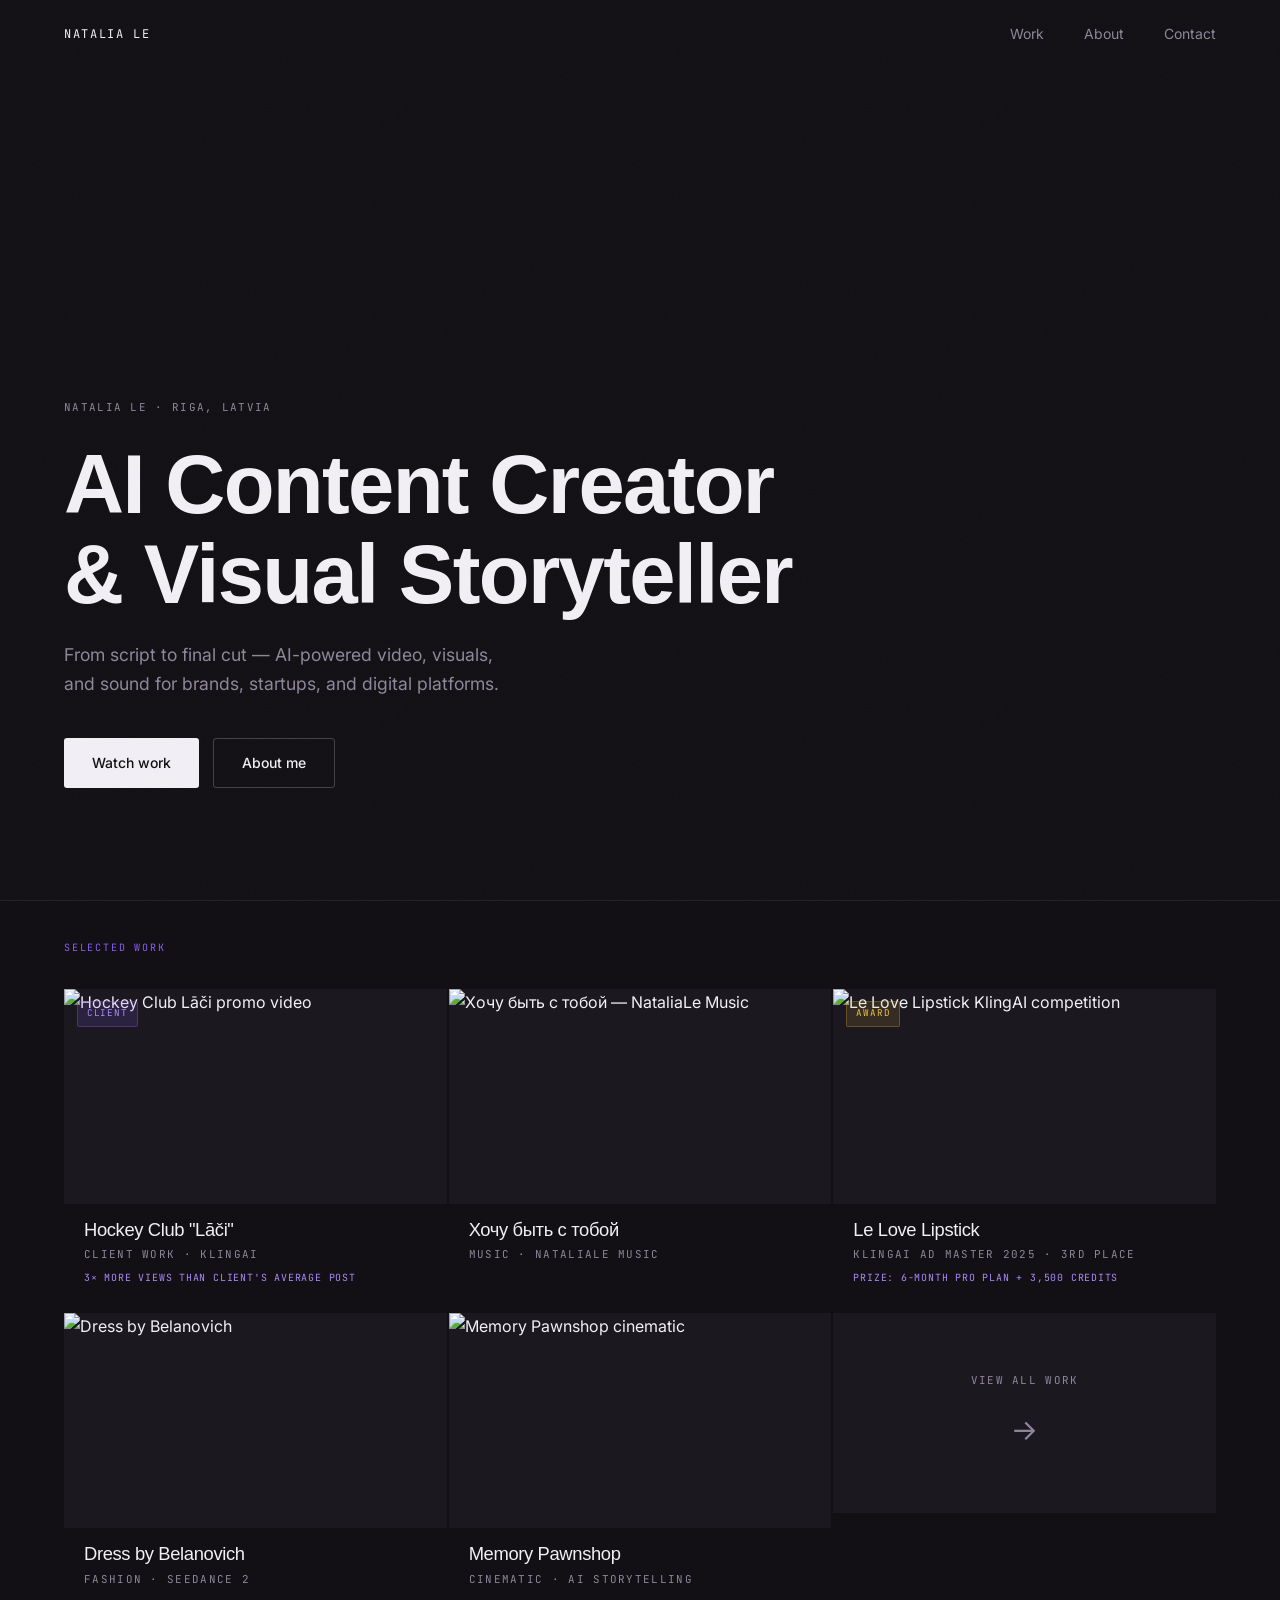
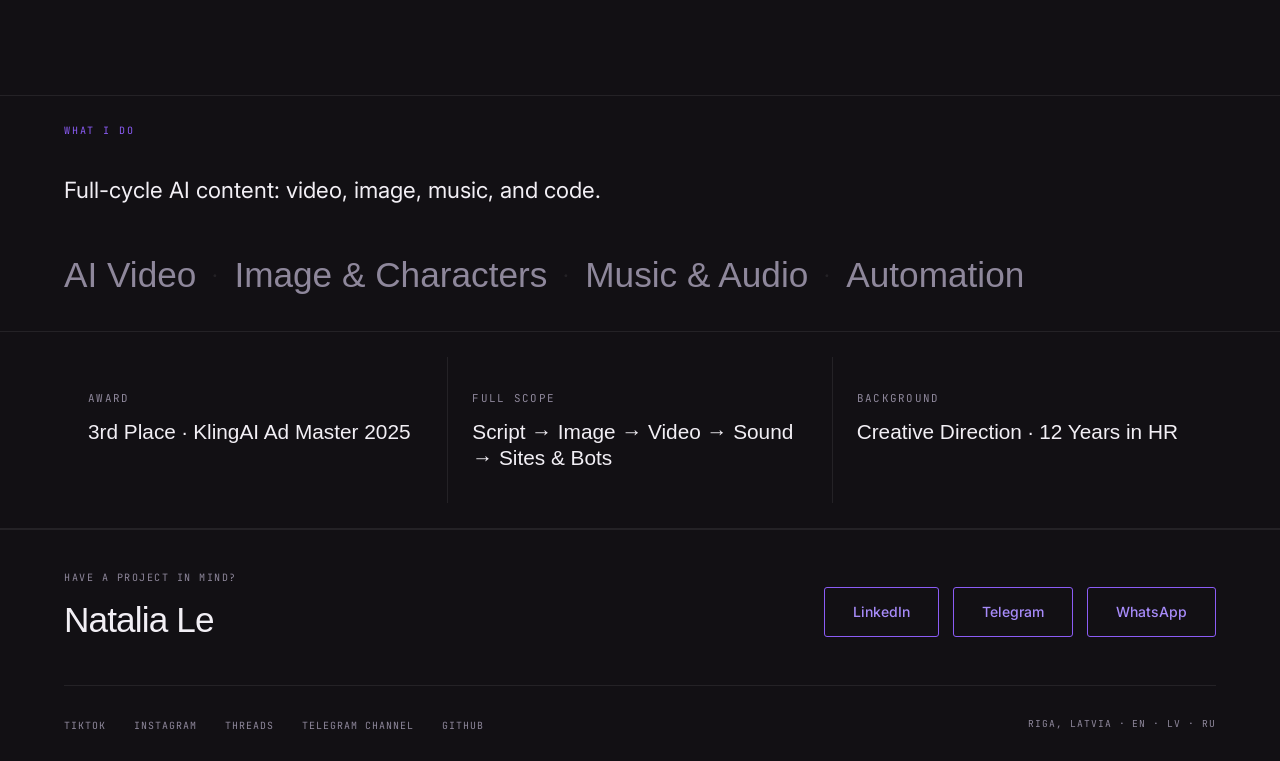
<file: index.html>
<!DOCTYPE html>
<html lang="en">
<head>
  <meta charset="UTF-8">
  <meta name="viewport" content="width=device-width, initial-scale=1.0">
  <title>Natalia Le — AI Content Creator &amp; Visual Storyteller</title>
  <meta name="description" content="AI Content Creator &amp; Visual Storyteller based in Riga. Script to final cut — AI video, generative visuals, music, and automation.">

  <!-- Open Graph — controls how this link looks in Telegram, LinkedIn, etc. -->
  <meta property="og:title"       content="Natalia Le — AI Content Creator &amp; Visual Storyteller">
  <meta property="og:description" content="From script to final cut — AI-powered visual content for brands, startups, and digital platforms.">
  <meta property="og:image"       content="https://img.youtube.com/vi/ENBD63SFH-w/maxresdefault.jpg">
  <meta property="og:url"         content="https://portfolio-v2-nataliale.vercel.app/">
  <meta property="og:type"        content="website">
  <meta name="twitter:card"       content="summary_large_image">

  <!-- Favicon: NL monogram in accent purple -->
  <link rel="icon" href="data:image/svg+xml,<svg xmlns='http://www.w3.org/2000/svg' viewBox='0 0 32 32'><rect width='32' height='32' fill='%23121014'/><text x='16' y='22' font-family='monospace' font-size='13' font-weight='bold' fill='%238B5CF6' text-anchor='middle'>NL</text></svg>">

  <link rel="stylesheet" href="styles.css">

  <style>
    /* ── Hero ─────────────────────────────────────────── */
    .hero {
      position: relative;
      height: 100vh;
      min-height: 580px;
      display: flex;
      align-items: flex-end;
      padding: 0 var(--pad-x) clamp(4rem, 9vw, 7rem);
      overflow: hidden;
    }

    .hero-video {
      position: absolute;
      inset: 0;
      width: 100%; height: 100%;
      object-fit: cover;
      z-index: 0;
    }

    .hero-overlay {
      position: absolute;
      inset: 0;
      background: linear-gradient(
        170deg,
        rgba(18,16,20,0.2)  0%,
        rgba(18,16,20,0.55) 50%,
        rgba(18,16,20,0.96) 100%
      );
      z-index: 1;
    }

    .hero-content {
      position: relative;
      z-index: 2;
      max-width: 860px;
    }

    .hero-eyebrow { display: block; margin-bottom: 1.5rem; }

    .hero-title { color: var(--text); margin-bottom: 1.25rem; }

    .hero-sub {
      font-size: clamp(0.95rem, 1.4vw, 1.1rem);
      color: var(--text-dim);
      max-width: 520px;
      margin-bottom: 2.5rem;
      line-height: 1.65;
    }

    .hero-ctas { display: flex; flex-wrap: wrap; gap: 0.875rem; }

    /* ── Selected work grid ───────────────────────────── */
    .sel-grid {
      display: grid;
      grid-template-columns: repeat(3, 1fr);
      gap: 2px;
      background: var(--bg);
      margin-top: 2rem;
      align-items: start;
    }

    /* "View all" cell */
    .sel-all {
      background: var(--bg-raised);
      display: flex;
      flex-direction: column;
      align-items: center;
      justify-content: center;
      gap: 1rem;
      padding: 2rem;
      min-height: 200px;
      text-decoration: none;
      transition: background 0.25s;
    }
    .sel-all:hover { background: rgba(139,92,246,0.07); }
    .sel-all .mono { transition: color 0.2s; }
    .sel-all:hover .mono { color: var(--accent); }
    .sel-arrow {
      font-size: 1.8rem;
      color: var(--text-dim);
      transition: transform 0.3s ease, color 0.2s;
    }
    .sel-all:hover .sel-arrow { transform: translateX(8px); color: var(--accent); }

    .card-body { padding: 1rem 1.25rem 1.5rem; }
    .card-title { margin-bottom: 0.35rem; }
    .card-meta  { display: block; margin-bottom: 0.4rem; }
    .card-result {
      font-family: var(--f-mono);
      font-size: 0.62rem;
      letter-spacing: 0.08em;
      text-transform: uppercase;
      color: var(--accent-lt);
    }

    /* Override card aspect ratio for selected work — 3:4 suits vertical content */
    /* Selected work — standard 16:9 matches YouTube thumbnail format */
    .sel-grid .card-media { aspect-ratio: 16 / 9; }

    /* ── Services ─────────────────────────────────────── */
    .services-lead {
      font-size: clamp(1.1rem, 1.8vw, 1.4rem);
      color: var(--text);
      max-width: 600px;
      margin-bottom: 2.25rem;
    }

    .services-row {
      display: flex;
      flex-wrap: wrap;
      align-items: center;
    }
    .svc {
      font-family: var(--f-display);
      font-size: clamp(1.4rem, 2.8vw, 2.2rem);
      font-weight: 500;
      color: var(--text-dim);
      transition: color 0.2s;
    }
    .svc:hover { color: var(--text); }
    .svc-sep { padding: 0 1rem; color: var(--divider); font-size: 1.4rem; line-height: 1; }

    /* ── Trust strip ──────────────────────────────────── */
    .trust-grid {
      display: grid;
      grid-template-columns: repeat(3, 1fr);
      gap: 1px;
      background: var(--divider);
    }
    .trust-item {
      background: var(--bg);
      padding: 2rem 1.5rem;
      display: flex;
      flex-direction: column;
      gap: 0.7rem;
    }
    .trust-val {
      font-family: var(--f-display);
      font-size: clamp(1rem, 1.8vw, 1.3rem);
      font-weight: 500;
      color: var(--text);
      line-height: 1.25;
    }

    /* ── Responsive ───────────────────────────────────── */
    @media (max-width: 900px) {
      .sel-grid { grid-template-columns: repeat(2, 1fr); }
    }
    @media (max-width: 640px) {
      .sel-grid   { grid-template-columns: 1fr; }
      .trust-grid { grid-template-columns: 1fr; }
      .services-row { flex-direction: column; align-items: flex-start; gap: 0.5rem; }
      .svc-sep    { display: none; }
      .hero-ctas .btn { flex: 1; justify-content: center; }
    }
  </style>
</head>
<body>

<!-- ═══ Navigation ═══════════════════════════════════════════ -->
<nav class="nav" id="main-nav">
  <a href="index.html" class="nav-logo">Natalia Le</a>
  <ul class="nav-links">
    <li><a href="work.html">Work</a></li>
    <li><a href="about.html">About</a></li>
    <li><a href="#contact">Contact</a></li>
  </ul>
</nav>

<!-- ═══ Hero ════════════════════════════════════════════════ -->
<section class="hero" aria-label="Introduction">

  <!--
    ┌─ SHOWREEL VIDEO ─────────────────────────────────────────┐
    │ 1. Export showreel as:  media/showreel.mp4               │
    │    Settings: h.264 · 1280px wide · no audio · ~4–6 MB   │
    │ 2. Create a /media folder in this repo                   │
    │ 3. Uncomment the <source> line below                     │
    │ Until then, the poster image (YouTube thumbnail) shows.  │
    └──────────────────────────────────────────────────────────┘
  -->
  <video class="hero-video" autoplay muted loop playsinline
    poster="https://img.youtube.com/vi/ENBD63SFH-w/maxresdefault.jpg">
    <source src="showreel.mp4" type="video/mp4">
  </video>

  <div class="hero-overlay" aria-hidden="true"></div>

  <div class="hero-content">
    <span class="mono hero-eyebrow">Natalia Le · Riga, Latvia</span>
    <h1 class="hero-title">AI Content Creator<br>&amp; Visual Storyteller</h1>
    <p class="hero-sub">From script to final cut — AI-powered video, visuals,<br>
    and sound for brands, startups, and digital platforms.</p>
    <div class="hero-ctas">
      <a href="work.html" class="btn btn-primary">Watch work</a>
      <a href="about.html" class="btn btn-ghost">About me</a>
    </div>
  </div>

</section>

<hr class="rule">

<!-- ═══ Selected Work ════════════════════════════════════════ -->
<div style="max-width: var(--max-w); margin: 0 auto; padding: var(--pad-y) var(--pad-x) clamp(3rem,6vw,5rem);">

  <span class="section-tag reveal">Selected work</span>

  <div class="sel-grid">

    <article class="card reveal" style="--d:.05s" data-id="kq-E46J77x4" data-format="horizontal">
      <div class="card-media">
        <img src="https://img.youtube.com/vi/kq-E46J77x4/maxresdefault.jpg"
             onerror="this.src='https://img.youtube.com/vi/kq-E46J77x4/hqdefault.jpg'"
             alt="Hockey Club Lāči promo video" loading="lazy">
        <div class="card-play">▶</div>
        <span class="badge badge-client">Client</span>
      </div>
      <div class="card-body">
        <h3 class="card-title">Hockey Club "Lāči"</h3>
        <span class="mono card-meta">Client Work · KlingAI</span>
        <p class="card-result">3× more views than client's average post</p>
      </div>
    </article>

    <article class="card reveal" style="--d:.12s" data-id="vrqbmV4XyPY">
      <div class="card-media">
        <img src="https://img.youtube.com/vi/vrqbmV4XyPY/maxresdefault.jpg"
             onerror="this.src='https://img.youtube.com/vi/vrqbmV4XyPY/hqdefault.jpg'"
             alt="Хочу быть с тобой — NataliaLe Music" loading="lazy">
        <div class="card-play">▶</div>
      </div>
      <div class="card-body">
        <h3 class="card-title">Хочу быть с тобой</h3>
        <span class="mono card-meta">Music · NataliaLe Music</span>
      </div>
    </article>

    <article class="card reveal" style="--d:.19s" data-id="qfWMkP8nfNg">
      <div class="card-media">
        <img src="https://img.youtube.com/vi/qfWMkP8nfNg/maxresdefault.jpg"
             onerror="this.src='https://img.youtube.com/vi/qfWMkP8nfNg/hqdefault.jpg'"
             alt="Le Love Lipstick KlingAI competition" loading="lazy">
        <div class="card-play">▶</div>
        <span class="badge badge-award">Award</span>
      </div>
      <div class="card-body">
        <h3 class="card-title">Le Love Lipstick</h3>
        <span class="mono card-meta">KlingAI Ad Master 2025 · 3rd Place</span>
        <p class="card-result">Prize: 6-month Pro Plan + 3,500 credits</p>
      </div>
    </article>

    <article class="card reveal" style="--d:.05s" data-id="MYfHnQLssSg">
      <div class="card-media">
        <img src="https://img.youtube.com/vi/MYfHnQLssSg/maxresdefault.jpg"
             onerror="this.src='https://img.youtube.com/vi/MYfHnQLssSg/hqdefault.jpg'"
             alt="Dress by Belanovich" loading="lazy">
        <div class="card-play">▶</div>
      </div>
      <div class="card-body">
        <h3 class="card-title">Dress by Belanovich</h3>
        <span class="mono card-meta">Fashion · Seedance 2</span>
      </div>
    </article>

    <article class="card reveal" style="--d:.12s" data-id="3wQ5gtOOWI8">
      <div class="card-media">
        <img src="https://img.youtube.com/vi/3wQ5gtOOWI8/maxresdefault.jpg"
             onerror="this.src='https://img.youtube.com/vi/3wQ5gtOOWI8/hqdefault.jpg'"
             alt="Memory Pawnshop cinematic" loading="lazy">
        <div class="card-play">▶</div>
      </div>
      <div class="card-body">
        <h3 class="card-title">Memory Pawnshop</h3>
        <span class="mono card-meta">Cinematic · AI Storytelling</span>
      </div>
    </article>

    <a href="work.html" class="sel-all reveal" style="--d:.19s" aria-label="View all work">
      <span class="mono">View all work</span>
      <span class="sel-arrow">→</span>
    </a>

  </div>
</div>

<hr class="rule">

<!-- ═══ Services ════════════════════════════════════════════ -->
<div class="section section-sm">
  <span class="section-tag reveal">What I do</span>
  <p class="services-lead reveal">Full-cycle AI content: video, image, music, and code.</p>
  <div class="services-row reveal" style="--d:.1s">
    <span class="svc">AI Video</span>
    <span class="svc-sep">·</span>
    <span class="svc">Image &amp; Characters</span>
    <span class="svc-sep">·</span>
    <span class="svc">Music &amp; Audio</span>
    <span class="svc-sep">·</span>
    <span class="svc">Automation</span>
  </div>
</div>

<hr class="rule">

<!-- ═══ Trust Strip ══════════════════════════════════════════ -->
<div class="section section-sm">
  <div class="trust-grid reveal">
    <div class="trust-item">
      <span class="mono">Award</span>
      <span class="trust-val">3rd Place · KlingAI Ad Master 2025</span>
    </div>
    <div class="trust-item">
      <span class="mono">Full Scope</span>
      <span class="trust-val">Script → Image → Video → Sound → Sites &amp; Bots</span>
    </div>
    <div class="trust-item">
      <span class="mono">Background</span>
      <span class="trust-val">Creative Direction · 12 Years in HR</span>
    </div>
  </div>
</div>

<hr class="rule">

<!-- ═══ Footer / Contact ══════════════════════════════════════ -->
<footer class="footer" id="contact">
  <div class="footer-top">
    <div>
      <span class="footer-tag">Have a project in mind?</span>
      <p class="footer-name">Natalia Le</p>
    </div>
    <div class="footer-btns">
      <a href="https://www.linkedin.com/in/natalja-levaskovica" class="btn btn-accent" target="_blank" rel="noopener">LinkedIn</a>
      <a href="https://t.me/NataliLe" class="btn btn-accent" target="_blank" rel="noopener">Telegram</a>
      <a href="https://wa.me/37126106616" class="btn btn-accent" target="_blank" rel="noopener">WhatsApp</a>
    </div>
  </div>
  <div class="footer-bottom">
    <ul class="footer-links">
      <li><a href="https://www.tiktok.com/@nataliale.ai.art" target="_blank" rel="noopener">TikTok</a></li>
      <li><a href="https://www.instagram.com/nataliale_aiart" target="_blank" rel="noopener">Instagram</a></li>
      <li><a href="https://www.threads.com/@nataliale_notes" target="_blank" rel="noopener">Threads</a></li>
      <li><a href="https://t.me/AI_Test_Tube" target="_blank" rel="noopener">Telegram Channel</a></li>
      <li><a href="https://github.com/natalialeaiart" target="_blank" rel="noopener">GitHub</a></li>
    </ul>
    <span class="footer-locale">Riga, Latvia · EN · LV · RU</span>
  </div>
</footer>

<!-- ═══ Modal (video player) ═════════════════════════════════ -->
<div class="modal" id="modal" role="dialog" aria-modal="true" aria-label="Video">
  <div class="modal-box">
    <button class="modal-close" id="modal-close">✕ Close</button>
    <div class="modal-frame">
      <iframe id="modal-iframe" src="" allowfullscreen title="Video player"></iframe>
    </div>
  </div>
</div>

<script>
  // Nav: add glass bg when page is scrolled
  const nav = document.getElementById('main-nav');
  window.addEventListener('scroll', () => {
    nav.classList.toggle('scrolled', window.scrollY > 40);
  }, { passive: true });

  // Modal
  const modal      = document.getElementById('modal');
  const iframe     = document.getElementById('modal-iframe');
  const closeBtn   = document.getElementById('modal-close');

  function openModal(id) {
    iframe.src = `https://www.youtube.com/embed/${id}?autoplay=1&rel=0&modestbranding=1`;
    modal.classList.add('open');
    document.body.style.overflow = 'hidden';
  }
  function closeModal() {
    modal.classList.remove('open');
    iframe.src = '';
    document.body.style.overflow = '';
  }

  document.querySelectorAll('.card[data-id]').forEach(c =>
    c.addEventListener('click', () => openModal(c.dataset.id))
  );
  closeBtn.addEventListener('click', closeModal);
  modal.addEventListener('click', e => { if (e.target === modal) closeModal(); });
  document.addEventListener('keydown', e => { if (e.key === 'Escape') closeModal(); });

  // Scroll reveal
  const io = new IntersectionObserver(entries => {
    entries.forEach(e => {
      if (e.isIntersecting) { e.target.classList.add('visible'); io.unobserve(e.target); }
    });
  }, { threshold: 0.08 });
  document.querySelectorAll('.reveal').forEach(el => io.observe(el));
</script>
</body>
</html>
</file>
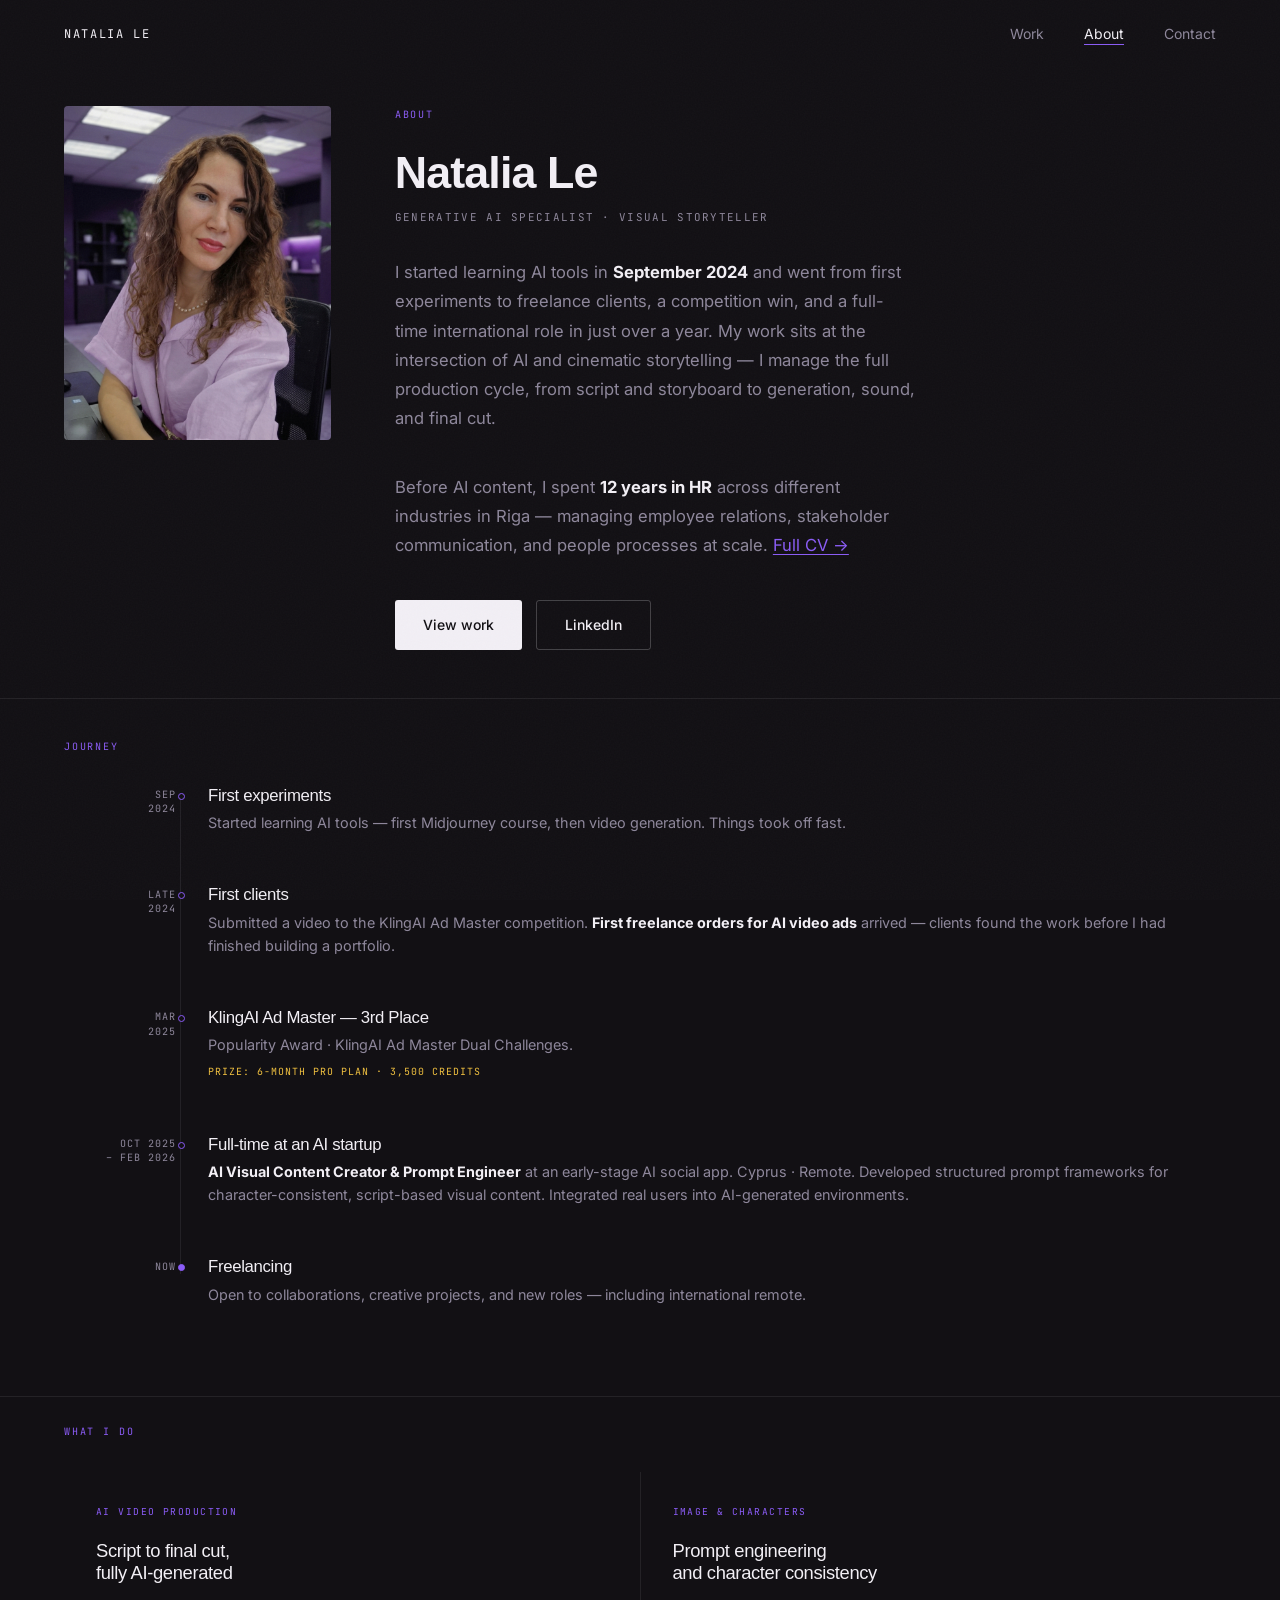
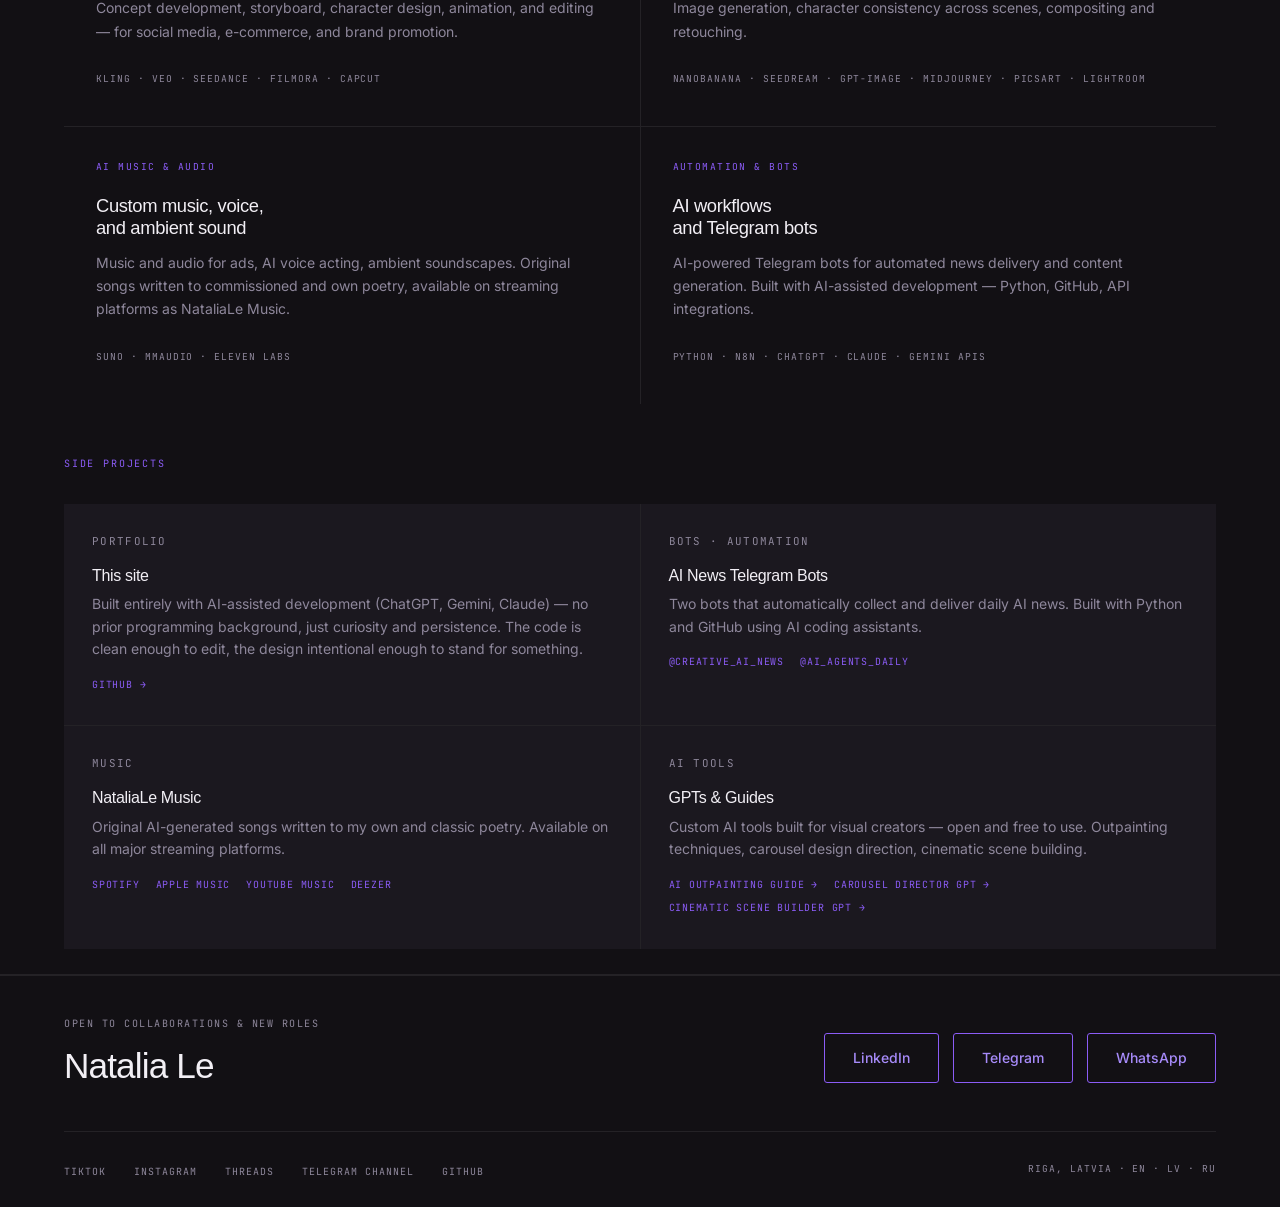
<file: about.html>
<!DOCTYPE html>
<html lang="en">
<head>
  <meta charset="UTF-8">
  <meta name="viewport" content="width=device-width, initial-scale=1.0">
  <title>About — Natalia Le · AI Content Creator</title>
  <meta name="description" content="About Natalia Le — Generative AI Specialist &amp; Visual Storyteller based in Riga. From HR to full-time AI creator in one year.">

  <meta property="og:title"       content="About — Natalia Le · AI Content Creator">
  <meta property="og:description" content="Generative AI Specialist and Visual Storyteller. From self-taught experiments to international full-time role in 14 months.">
  <meta property="og:image"       content="https://img.youtube.com/vi/qfWMkP8nfNg/maxresdefault.jpg">
  <meta property="og:url"         content="https://portfolio-v2-nataliale.vercel.app/about.html">
  <meta property="og:type"        content="website">
  <meta name="twitter:card"       content="summary_large_image">

  <link rel="icon" href="data:image/svg+xml,<svg xmlns='http://www.w3.org/2000/svg' viewBox='0 0 32 32'><rect width='32' height='32' fill='%23121014'/><text x='16' y='22' font-family='monospace' font-size='13' font-weight='bold' fill='%238B5CF6' text-anchor='middle'>NL</text></svg>">
  <link rel="stylesheet" href="styles.css">

  <style>
    /* ── About hero ───────────────────────────────────── */
    .about-hero {
      padding-top: calc(var(--nav-h) + clamp(1.5rem, 3vw, 2.5rem));
      padding-bottom: clamp(2rem, 4vw, 3rem);
      display: grid;
      grid-template-columns: 0.65fr 2fr;
      gap: clamp(2.5rem, 5vw, 5rem);
      align-items: start;
      max-width: var(--max-w);
      margin: 0 auto;
      padding-left: var(--pad-x);
      padding-right: var(--pad-x);
    }

    .about-portrait {
      aspect-ratio: 4 / 5;
      overflow: hidden;
      border-radius: 4px;
      background: var(--bg-raised);
      /* When you have a custom photo, replace Pic.jpg with it */
    }
    .about-portrait img {
      width: 100%; height: 100%;
      object-fit: cover;
      object-position: center top;
      display: block;
    }

    .about-intro-tag { display: block; margin-bottom: 1.5rem; }
    .about-intro-role {
      font-family: var(--f-mono);
      font-size: 0.68rem;
      letter-spacing: 0.12em;
      text-transform: uppercase;
      color: var(--text-dim);
      margin-bottom: 2rem;
      display: block;
    }
    /* Smaller h1 on About — name doesn't need to dominate */
    .about-hero h1 {
      font-size: clamp(1.6rem, 3.5vw, 2.8rem);
      margin-bottom: 0.75rem;
    }
    .about-bio {
      font-size: clamp(0.95rem, 1.3vw, 1.05rem);
      color: var(--text-dim);
      line-height: 1.75;
      max-width: 52ch;
      margin-bottom: 2.5rem;
    }
    .about-bio strong { color: var(--text); }

    /* ── Journey timeline ─────────────────────────────── */
    .timeline-wrap {
      position: relative;
      padding-left: 9rem;
    }
    .timeline-wrap::before {
      content: '';
      position: absolute;
      left: 7.25rem;
      top: 0.5rem;
      bottom: 2rem;
      width: 1px;
      background: var(--divider);
    }

    .tl-item {
      position: relative;
      margin-bottom: 3.25rem;
    }

    /* dot on the timeline */
    .tl-item::before {
      content: '';
      position: absolute;
      left: -1.85rem;
      top: 0.38rem;
      width: 7px; height: 7px;
      border-radius: 50%;
      background: var(--bg);
      border: 1.5px solid var(--accent);
    }

    /* last item: filled dot = "now" */
    .tl-item.is-now::before {
      background: var(--accent);
    }

    .tl-date {
      position: absolute;
      left: -9rem;
      top: 0.1rem;
      width: 7rem;
      text-align: right;
      font-family: var(--f-mono);
      font-size: 0.63rem;
      letter-spacing: 0.1em;
      text-transform: uppercase;
      color: var(--text-dim);
      line-height: 1.4;
    }

    .tl-title {
      font-size: 1.05rem;
      font-weight: 500;
      margin-bottom: 0.4rem;
    }
    .tl-desc {
      font-size: 0.9rem;
      color: var(--text-dim);
      line-height: 1.6;
    }
    .tl-desc strong { color: var(--text); }
    .tl-prize {
      display: inline-block;
      margin-top: 0.5rem;
      font-family: var(--f-mono);
      font-size: 0.62rem;
      letter-spacing: 0.1em;
      text-transform: uppercase;
      color: var(--gold);
    }

    /* ── What I Do grid ───────────────────────────────── */
    .services-grid {
      display: grid;
      grid-template-columns: repeat(2, 1fr);
      gap: 1px;
      background: var(--divider);
      margin-top: 2rem;
    }
    .svc-card {
      background: var(--bg);
      padding: 2rem 2rem 2.25rem;
    }
    .svc-number {
      display: block;
      font-family: var(--f-mono);
      font-size: 0.6rem;
      letter-spacing: 0.15em;
      text-transform: uppercase;
      color: var(--accent);
      margin-bottom: 1.25rem;
    }
    .svc-title {
      font-family: var(--f-display);
      font-size: 1.15rem;
      font-weight: 500;
      color: var(--text);
      margin-bottom: 0.75rem;
      line-height: 1.2;
    }
    .svc-desc {
      font-size: 0.875rem;
      color: var(--text-dim);
      line-height: 1.65;
      margin-bottom: 1.25rem;
    }
    .svc-tools {
      font-family: var(--f-mono);
      font-size: 0.6rem;
      letter-spacing: 0.1em;
      text-transform: uppercase;
      color: var(--text-dim);
      line-height: 1.8;
    }

    /* ── Experience ───────────────────────────────────── */
    .exp-item { padding: 2.25rem 0; border-top: 1px solid var(--divider); }
    .exp-item:last-child { border-bottom: 1px solid var(--divider); }
    .exp-header { display: flex; justify-content: space-between; align-items: flex-start; gap: 2rem; margin-bottom: 0.6rem; flex-wrap: wrap; }
    .exp-title { font-size: 1.05rem; font-weight: 500; color: var(--text); }
    .exp-meta  { font-family: var(--f-mono); font-size: 0.62rem; letter-spacing: 0.1em; text-transform: uppercase; color: var(--text-dim); white-space: nowrap; }
    .exp-company { font-family: var(--f-mono); font-size: 0.65rem; letter-spacing: 0.1em; text-transform: uppercase; color: var(--accent); margin-bottom: 0.875rem; }
    .exp-desc { font-size: 0.9rem; color: var(--text-dim); line-height: 1.7; max-width: 70ch; margin-bottom: 0.75rem; }
    .exp-tools { font-family: var(--f-mono); font-size: 0.6rem; letter-spacing: 0.08em; text-transform: uppercase; color: var(--text-dim); }

    /* ── Side projects ────────────────────────────────── */
    .side-grid {
      display: grid;
      grid-template-columns: repeat(2, 1fr);
      gap: 1px;
      background: var(--divider);
      margin-top: 2rem;
    }
    .side-card {
      background: var(--bg-raised);
      padding: 1.75rem 1.75rem 2rem;
    }
    .side-tag { display: block; margin-bottom: 1rem; }
    .side-title { font-size: 1rem; font-weight: 500; color: var(--text); margin-bottom: 0.6rem; }
    .side-desc { font-size: 0.875rem; color: var(--text-dim); line-height: 1.6; margin-bottom: 1rem; }
    .side-links { display: flex; flex-wrap: wrap; gap: 0.4rem 1rem; }
    .side-links a { font-family: var(--f-mono); font-size: 0.62rem; letter-spacing: 0.08em; text-transform: uppercase; color: var(--accent); transition: color 0.2s; }
    .side-links a:hover { color: var(--accent-lt); }

    /* ── Responsive ───────────────────────────────────── */
    @media (max-width: 900px) {
      .about-hero { grid-template-columns: 1fr; }
      .about-portrait { max-width: 320px; }
      .side-grid { grid-template-columns: 1fr; }
    }
    @media (max-width: 768px) {
      .services-grid { grid-template-columns: 1fr; }
    }
    @media (max-width: 640px) {
      .timeline-wrap { padding-left: 7rem; }
      .timeline-wrap::before { left: 5.5rem; }
      .tl-date { left: -7rem; width: 5.5rem; font-size: 0.58rem; }
      .tl-item::before { left: -1.6rem; }
      .exp-header { flex-direction: column; gap: 0.4rem; }
    }
  </style>
</head>
<body>

<!-- ═══ Navigation ═══════════════════════════════════════════ -->
<nav class="nav" id="main-nav">
  <a href="index.html" class="nav-logo">Natalia Le</a>
  <ul class="nav-links">
    <li><a href="work.html">Work</a></li>
    <li><a href="about.html" class="active">About</a></li>
    <li><a href="index.html#contact">Contact</a></li>
  </ul>
</nav>

<!-- ═══ About Hero ═══════════════════════════════════════════ -->
<section class="about-hero" aria-label="Introduction">
  <div class="about-portrait reveal">
    <!--
      Photo: copy Pic.jpg from your old repo into this repo.
      For best results, use a portrait-orientation crop (4:5 ratio).
    -->
    <img src="Pic.jpg" alt="Natalia Le" loading="eager">
  </div>
  <div class="reveal" style="--d:.1s">
    <span class="section-tag about-intro-tag">About</span>
    <h1 style="margin-bottom:0.75rem;">Natalia Le</h1>
    <span class="about-intro-role">Generative AI Specialist · Visual Storyteller</span>
    <p class="about-bio">
      I started learning AI tools in <strong>September 2024</strong> and went from first experiments
      to freelance clients, a competition win, and a full-time international role in just over a year.
      My work sits at the intersection of AI and cinematic storytelling — I manage the full production
      cycle, from script and storyboard to generation, sound, and final cut.
    </p>
    <p class="about-bio">
      Before AI content, I spent <strong>12 years in HR</strong> across different industries in Riga —
      managing employee relations, stakeholder communication, and people processes at scale.
      <a href="https://cv-nataliale.vercel.app/" target="_blank" rel="noopener"
         style="color:var(--accent);text-decoration:underline;text-underline-offset:3px;">Full CV →</a>
    </p>
    <div style="display:flex;gap:.875rem;flex-wrap:wrap;margin-top:.5rem;">
      <a href="work.html" class="btn btn-primary">View work</a>
      <a href="https://www.linkedin.com/in/natalja-levaskovica" class="btn btn-ghost" target="_blank" rel="noopener">LinkedIn</a>
    </div>
  </div>
</section>

<hr class="rule">

<!-- ═══ Journey ═════════════════════════════════════════════ -->
<div class="section">
  <span class="section-tag reveal">Journey</span>

  <div class="timeline-wrap">

    <div class="tl-item reveal" style="--d:.05s">
      <span class="tl-date">Sep<br>2024</span>
      <h3 class="tl-title">First experiments</h3>
      <p class="tl-desc">Started learning AI tools — first Midjourney course, then video generation.
      Things took off fast.</p>
    </div>

    <div class="tl-item reveal" style="--d:.1s">
      <span class="tl-date">Late<br>2024</span>
      <h3 class="tl-title">First clients</h3>
      <p class="tl-desc">Submitted a video to the KlingAI Ad Master competition.
      <strong>First freelance orders for AI video ads</strong> arrived — clients found the work before I
      had finished building a portfolio.</p>
    </div>

    <div class="tl-item reveal" style="--d:.15s">
      <span class="tl-date">Mar<br>2025</span>
      <h3 class="tl-title">KlingAI Ad Master — 3rd Place</h3>
      <p class="tl-desc">Popularity Award · KlingAI Ad Master Dual Challenges.</p>
      <span class="tl-prize">Prize: 6-month Pro Plan · 3,500 credits</span>
    </div>

    <div class="tl-item reveal" style="--d:.2s">
      <span class="tl-date">Oct 2025<br>– Feb 2026</span>
      <h3 class="tl-title">Full-time at an AI startup</h3>
      <p class="tl-desc"><strong>AI Visual Content Creator &amp; Prompt Engineer</strong> at an early-stage
      AI social app. Cyprus · Remote. Developed structured prompt frameworks for character-consistent,
      script-based visual content. Integrated real users into AI-generated environments.</p>
    </div>

    <div class="tl-item is-now reveal" style="--d:.25s">
      <span class="tl-date">Now</span>
      <h3 class="tl-title">Freelancing</h3>
      <p class="tl-desc">Open to collaborations, creative projects, and new roles — including
      international remote.</p>
    </div>

  </div>
</div>

<hr class="rule">

<!-- ═══ What I Do ═══════════════════════════════════════════ -->
<div class="section section-sm">
  <span class="section-tag reveal">What I do</span>

  <div class="services-grid">

    <div class="svc-card reveal">
      <span class="svc-number">AI Video Production</span>
      <h3 class="svc-title">Script to final cut,<br>fully AI-generated</h3>
      <p class="svc-desc">Concept development, storyboard, character design,
      animation, and editing — for social media, e-commerce, and brand promotion.</p>
      <span class="svc-tools">Kling · Veo · Seedance · Filmora · CapCut</span>
    </div>

    <div class="svc-card reveal" style="--d:.08s">
      <span class="svc-number">Image &amp; Characters</span>
      <h3 class="svc-title">Prompt engineering<br>and character consistency</h3>
      <p class="svc-desc">Image generation, character consistency
      across scenes, compositing and retouching.</p>
      <span class="svc-tools">NanoBanana · Seedream · GPT-Image · MidJourney · PicsArt · Lightroom</span>
    </div>

    <div class="svc-card reveal" style="--d:.05s">
      <span class="svc-number">AI Music &amp; Audio</span>
      <h3 class="svc-title">Custom music, voice,<br>and ambient sound</h3>
      <p class="svc-desc">Music and audio for ads, AI voice acting, ambient soundscapes.
      Original songs written to commissioned and own poetry, available on streaming platforms
      as NataliaLe Music.</p>
      <span class="svc-tools">Suno · MMAudio · Eleven Labs</span>
    </div>

    <div class="svc-card reveal" style="--d:.13s">
      <span class="svc-number">Automation &amp; Bots</span>
      <h3 class="svc-title">AI workflows<br>and Telegram bots</h3>
      <p class="svc-desc">AI-powered Telegram bots for automated news delivery and content generation.
      Built with AI-assisted development — Python, GitHub, API integrations.</p>
      <span class="svc-tools">Python · n8n · ChatGPT · Claude · Gemini APIs</span>
    </div>

  </div>
</div>

<!-- ═══ Side Projects ════════════════════════════════════════ -->
<div class="section section-sm">
  <span class="section-tag reveal">Side projects</span>

  <div class="side-grid">

    <div class="side-card reveal">
      <span class="side-tag mono">Portfolio</span>
      <h3 class="side-title">This site</h3>
      <p class="side-desc">Built entirely with AI-assisted development (ChatGPT, Gemini, Claude)
      — no prior programming background, just curiosity and persistence.
      The code is clean enough to edit, the design intentional enough to stand for something.</p>
      <div class="side-links">
        <a href="https://github.com/natalialeaiart/portfolio-v2" target="_blank" rel="noopener">GitHub →</a>
      </div>
    </div>

    <div class="side-card reveal" style="--d:.08s">
      <span class="side-tag mono">Bots · Automation</span>
      <h3 class="side-title">AI News Telegram Bots</h3>
      <p class="side-desc">Two bots that automatically collect and deliver daily AI news.
      Built with Python and GitHub using AI coding assistants.</p>
      <div class="side-links">
        <a href="https://t.me/creative_ai_news" target="_blank" rel="noopener">@creative_ai_news</a>
        <a href="https://t.me/ai_agents_daily" target="_blank" rel="noopener">@ai_agents_daily</a>
      </div>
    </div>

    <div class="side-card reveal" style="--d:.16s">
      <span class="side-tag mono">Music</span>
      <h3 class="side-title">NataliaLe Music</h3>
      <p class="side-desc">Original AI-generated songs written to my own and classic poetry.
      Available on all major streaming platforms.</p>
      <div class="side-links">
        <a href="https://open.spotify.com/artist/4wDR1uVgBKSpSTrGkr31xF" target="_blank" rel="noopener">Spotify</a>
        <a href="https://music.apple.com/us/artist/nataliale-music/1783613250" target="_blank" rel="noopener">Apple Music</a>
        <a href="https://music.youtube.com/channel/UCZmtOYNYEEgHf-r50_uf6DQ" target="_blank" rel="noopener">YouTube Music</a>
        <a href="https://www.deezer.com/en/artist/293099981" target="_blank" rel="noopener">Deezer</a>
      </div>
    </div>

    <div class="side-card reveal" style="--d:.24s">
      <span class="side-tag mono">AI Tools</span>
      <h3 class="side-title">GPTs &amp; Guides</h3>
      <p class="side-desc">Custom AI tools built for visual creators — open and free to use. Outpainting techniques, carousel design direction, cinematic scene building.</p>
      <div class="side-links">
        <a href="https://ai-outpainting-guide.vercel.app/" target="_blank" rel="noopener">AI Outpainting Guide →</a>
        <a href="https://chatgpt.com/g/g-6a0c1d49fd8881918612b56af8e14943-ai-carousel-creative-director" target="_blank" rel="noopener">Carousel Director GPT →</a>
        <a href="https://chatgpt.com/g/g-69ac4bfacfac8191b31e3e6057b27150-cinematic-scene-builder" target="_blank" rel="noopener">Cinematic Scene Builder GPT →</a>
      </div>
    </div>

  </div>
</div>

<hr class="rule">

<!-- ═══ Footer ═══════════════════════════════════════════════ -->
<footer class="footer" id="contact">
  <div class="footer-top">
    <div>
      <span class="footer-tag">Open to collaborations &amp; new roles</span>
      <p class="footer-name">Natalia Le</p>
    </div>
    <div class="footer-btns">
      <a href="https://www.linkedin.com/in/natalja-levaskovica" class="btn btn-accent" target="_blank" rel="noopener">LinkedIn</a>
      <a href="https://t.me/NataliLe" class="btn btn-accent" target="_blank" rel="noopener">Telegram</a>
      <a href="https://wa.me/37126106616" class="btn btn-accent" target="_blank" rel="noopener">WhatsApp</a>
    </div>
  </div>
  <div class="footer-bottom">
    <ul class="footer-links">
      <li><a href="https://www.tiktok.com/@nataliale.ai.art" target="_blank" rel="noopener">TikTok</a></li>
      <li><a href="https://www.instagram.com/nataliale_aiart" target="_blank" rel="noopener">Instagram</a></li>
      <li><a href="https://www.threads.com/@nataliale_notes" target="_blank" rel="noopener">Threads</a></li>
      <li><a href="https://t.me/AI_Test_Tube" target="_blank" rel="noopener">Telegram Channel</a></li>
      <li><a href="https://github.com/natalialeaiart" target="_blank" rel="noopener">GitHub</a></li>
    </ul>
    <span class="footer-locale">Riga, Latvia · EN · LV · RU</span>
  </div>
</footer>

<script>
  // Nav scroll
  const nav = document.getElementById('main-nav');
  window.addEventListener('scroll', () => {
    nav.classList.toggle('scrolled', window.scrollY > 40);
  }, { passive: true });

  // Scroll reveal
  const io = new IntersectionObserver(entries => {
    entries.forEach(e => {
      if (e.isIntersecting) { e.target.classList.add('visible'); io.unobserve(e.target); }
    });
  }, { threshold: 0.06 });
  document.querySelectorAll('.reveal').forEach(el => io.observe(el));
</script>
</body>
</html>
</file>
<file: styles.css>
/* ═══════════════════════════════════════════════════════════════
   NATALIA LE · Portfolio V2
   Concept: "Screening Room" — dark editorial, timecode signature
   
   Palette  #121014 · #1B181F · #F2EFF5 · #8E879B · #8B5CF6 · #A78BFA
   Display  Clash Display 500–600
   Body     Inter 400–500
   Meta     JetBrains Mono 400  ← the timecode signature
═══════════════════════════════════════════════════════════════ */

/* ── Fonts ─────────────────────────────────────────────────── */
@import url('https://api.fontshare.com/v2/css?f[]=clash-display@400,500,600,700&display=swap');
@import url('https://fonts.googleapis.com/css2?family=Inter:wght@400;500&family=JetBrains+Mono:wght@400;500&display=swap');

/* ── Reset ─────────────────────────────────────────────────── */
*, *::before, *::after { box-sizing: border-box; margin: 0; padding: 0; }
html { scroll-behavior: smooth; -webkit-text-size-adjust: 100%; }
img, video { display: block; max-width: 100%; }
a { color: inherit; text-decoration: none; }
button { cursor: pointer; font-family: inherit; background: none; border: none; }
ul { list-style: none; }

/* ── Tokens ────────────────────────────────────────────────── */
:root {
  --bg:         #121014;
  --bg-raised:  #1B181F;
  --text:       #F2EFF5;
  --text-dim:   #8E879B;
  --accent:     #8B5CF6;
  --accent-lt:  #A78BFA;
  --gold:       #F0C040;
  --divider:    rgba(242, 239, 245, 0.08);
  --btn-border: rgba(242, 239, 245, 0.22);

  --f-display: 'Clash Display', sans-serif;
  --f-body:    'Inter', sans-serif;
  --f-mono:    'JetBrains Mono', monospace;

  --max-w: 1280px;
  --nav-h: 68px;
  --pad-x: clamp(1.5rem, 5vw, 4rem);
  --pad-y: clamp(1.5rem, 3vw, 3rem);
}

/* ── Base + film grain ─────────────────────────────────────── */
body {
  font-family: var(--f-body);
  background-color: var(--bg);
  color: var(--text);
  line-height: 1.7;
  min-height: 100vh;
  overflow-x: hidden;
}

/* Film grain — gives the dark bg cinematic texture, not plastic flatness */
body::before {
  content: '';
  position: fixed;
  inset: 0;
  background-image: url("data:image/svg+xml,%3Csvg xmlns='http://www.w3.org/2000/svg' width='300' height='300'%3E%3Cfilter id='n'%3E%3CfeTurbulence type='fractalNoise' baseFrequency='0.68' numOctaves='3' stitchTiles='stitch'/%3E%3C/filter%3E%3Crect width='300' height='300' filter='url(%23n)'/%3E%3C/svg%3E");
  opacity: 0.027;
  pointer-events: none;
  z-index: 9000;
}

/* ── Typography ────────────────────────────────────────────── */
h1, h2, h3 {
  font-family: var(--f-display);
  letter-spacing: -0.02em;
  line-height: 1.08;
}

h1 { font-size: clamp(2.1rem, 6.5vw, 5.5rem); font-weight: 600; }
h2 { font-size: clamp(1.8rem, 4vw,  2.8rem);  font-weight: 500; }
h3 { font-size: 1.15rem; font-weight: 500; }

p { color: var(--text-dim); }
p strong { color: var(--text); }

/* Timecode label — the signature element, used everywhere for metadata */
.mono {
  font-family: var(--f-mono);
  font-size: 0.68rem;
  letter-spacing: 0.12em;
  text-transform: uppercase;
  color: var(--text-dim);
}

/* ── Navigation ────────────────────────────────────────────── */
.nav {
  position: fixed;
  top: 0; left: 0; right: 0;
  height: var(--nav-h);
  display: flex;
  align-items: center;
  justify-content: space-between;
  padding: 0 var(--pad-x);
  z-index: 100;
  transition: background 0.4s, backdrop-filter 0.4s;
}

.nav.scrolled {
  background: rgba(18, 16, 20, 0.88);
  backdrop-filter: blur(14px);
  -webkit-backdrop-filter: blur(14px);
  border-bottom: 1px solid var(--divider);
}

.nav-logo {
  font-family: var(--f-mono);
  font-size: 0.75rem;
  letter-spacing: 0.14em;
  text-transform: uppercase;
  color: var(--text);
  transition: color 0.2s;
}
.nav-logo:hover { color: var(--accent); }

.nav-links { display: flex; gap: 2.5rem; }

.nav-links a {
  font-size: 0.875rem;
  color: var(--text-dim);
  transition: color 0.2s;
  position: relative;
}
.nav-links a::after {
  content: '';
  position: absolute;
  bottom: -3px; left: 0;
  width: 0; height: 1px;
  background: var(--accent);
  transition: width 0.3s ease;
}
.nav-links a:hover        { color: var(--text); }
.nav-links a:hover::after { width: 100%; }
.nav-links a.active        { color: var(--text); }
.nav-links a.active::after { width: 100%; }

/* ── Buttons ───────────────────────────────────────────────── */
.btn {
  display: inline-flex;
  align-items: center;
  gap: 0.5rem;
  padding: 0.75rem 1.75rem;
  border-radius: 3px;
  font-family: var(--f-body);
  font-size: 0.875rem;
  font-weight: 500;
  cursor: pointer;
  transition: all 0.25s ease;
  border: none;
  text-decoration: none;
}
.btn-primary { background: var(--text); color: var(--bg); }
.btn-primary:hover { background: var(--accent-lt); color: var(--bg); }
.btn-ghost { background: transparent; color: var(--text); border: 1px solid var(--btn-border); }
.btn-ghost:hover { border-color: var(--accent); color: var(--accent); }
.btn-accent { background: transparent; color: var(--accent-lt); border: 1px solid var(--accent); }
.btn-accent:hover { background: var(--accent); color: var(--bg); }

/* ── Layout ────────────────────────────────────────────────── */
.section {
  padding: var(--pad-y) var(--pad-x);
  max-width: var(--max-w);
  margin: 0 auto;
}

/* Compact section — less vertical breathing room */
.section-sm { padding-top: clamp(1rem, 2vw, 1.75rem); padding-bottom: clamp(1rem, 2vw, 1.75rem); }

.section-tag {
  display: block;
  font-family: var(--f-mono);
  font-size: 0.63rem;
  letter-spacing: 0.18em;
  text-transform: uppercase;
  color: var(--accent);
  margin-bottom: 2rem;
}

.rule { border: none; border-top: 1px solid var(--divider); }

/* ── Work card (shared: index + work pages) ────────────────── */
.card {
  cursor: pointer;
  background: var(--bg);
  position: relative;
}

.card-media {
  aspect-ratio: 16 / 9;
  overflow: hidden;
  background: var(--bg-raised);
  position: relative;
}

.card-media img {
  width: 100%; height: 100%;
  object-fit: cover;
  transition: transform 0.55s ease, filter 0.3s ease;
}

.card:hover .card-media img {
  transform: scale(1.04);
  filter: brightness(0.72);
}

.card-play {
  position: absolute;
  inset: 0;
  display: flex;
  align-items: center;
  justify-content: center;
  font-size: 1.5rem;
  color: var(--text);
  opacity: 0;
  transition: opacity 0.3s;
}
.card:hover .card-play { opacity: 1; }

/* ── Badges ────────────────────────────────────────────────── */
.badge {
  position: absolute;
  top: 0.8rem; left: 0.8rem;
  font-family: var(--f-mono);
  font-size: 0.58rem;
  letter-spacing: 0.1em;
  text-transform: uppercase;
  padding: 0.25rem 0.55rem;
  border-radius: 2px;
  z-index: 2;
}
.badge-client {
  background: rgba(139, 92, 246, 0.15);
  color: var(--accent-lt);
  border: 1px solid rgba(139, 92, 246, 0.3);
}
.badge-award {
  background: rgba(240, 192, 64, 0.12);
  color: var(--gold);
  border: 1px solid rgba(240, 192, 64, 0.25);
}

/* ── Modal ─────────────────────────────────────────────────── */
.modal {
  position: fixed;
  inset: 0;
  background: rgba(18, 16, 20, 0.97);
  z-index: 500;
  display: flex;
  align-items: center;
  justify-content: center;
  padding: 2rem;
  opacity: 0;
  pointer-events: none;
  transition: opacity 0.3s;
}
.modal.open {
  opacity: 1;
  pointer-events: all;
}
.modal-box { position: relative; width: min(90vw, 960px); }
.modal-frame { aspect-ratio: 16 / 9; }
.modal-frame iframe { width: 100%; height: 100%; border: none; display: block; }
.modal-close {
  display: flex;
  align-items: center;
  gap: 0.4rem;
  color: var(--text-dim);
  font-family: var(--f-mono);
  font-size: 0.63rem;
  letter-spacing: 0.1em;
  text-transform: uppercase;
  margin-bottom: 0.875rem;
  padding: 0;
  transition: color 0.2s;
}
.modal-close:hover { color: var(--accent); }

/* ── Scroll reveal ─────────────────────────────────────────── */
.reveal {
  opacity: 0;
  transform: translateY(22px);
  transition:
    opacity  0.65s ease var(--d, 0s),
    transform 0.65s ease var(--d, 0s);
}
.reveal.visible { opacity: 1; transform: none; }

/* ── Footer ────────────────────────────────────────────────── */
.footer {
  border-top: 1px solid var(--divider);
  padding: clamp(1.5rem, 3vw, 2.5rem) var(--pad-x) clamp(1rem, 2vw, 1.5rem);
  max-width: var(--max-w);
  margin: 0 auto;
}
.footer-top {
  display: flex;
  justify-content: space-between;
  align-items: flex-end;
  gap: 2rem;
  margin-bottom: 3rem;
  flex-wrap: wrap;
}
.footer-tag {
  display: block;
  font-family: var(--f-mono);
  font-size: 0.63rem;
  letter-spacing: 0.15em;
  text-transform: uppercase;
  color: var(--text-dim);
  margin-bottom: 1rem;
}
.footer-name {
  font-family: var(--f-display);
  font-size: clamp(1.4rem, 3vw, 2.2rem);
  font-weight: 500;
  letter-spacing: -0.025em;
  line-height: 1;
  color: var(--text);
}
.footer-btns { display: flex; gap: 0.875rem; flex-wrap: wrap; }
.footer-bottom {
  display: flex;
  justify-content: space-between;
  align-items: center;
  flex-wrap: wrap;
  gap: 1rem;
  padding-top: 1.5rem;
  border-top: 1px solid var(--divider);
}
.footer-links { display: flex; flex-wrap: wrap; gap: 0.4rem 1.75rem; }
.footer-links a {
  font-family: var(--f-mono);
  font-size: 0.62rem;
  letter-spacing: 0.1em;
  text-transform: uppercase;
  color: var(--text-dim);
  transition: color 0.2s;
}
.footer-links a:hover { color: var(--accent); }
.footer-locale {
  font-family: var(--f-mono);
  font-size: 0.6rem;
  letter-spacing: 0.1em;
  text-transform: uppercase;
  color: var(--text-dim);
}

/* ── Responsive ────────────────────────────────────────────── */
@media (max-width: 768px) {
  .nav-links { gap: 1.5rem; }
  .footer-top { flex-direction: column; align-items: flex-start; }
}
@media (max-width: 480px) {
  .nav-links a { font-size: 0.8rem; }
  .footer-bottom { flex-direction: column; align-items: flex-start; }
}

/* ── Reduced motion ────────────────────────────────────────── */
@media (prefers-reduced-motion: reduce) {
  *, *::before, *::after {
    animation-duration: 0.01ms !important;
    transition-duration: 0.01ms !important;
  }
  .reveal { opacity: 1; transform: none; }
  video[autoplay] { display: none; }
}
</file>
